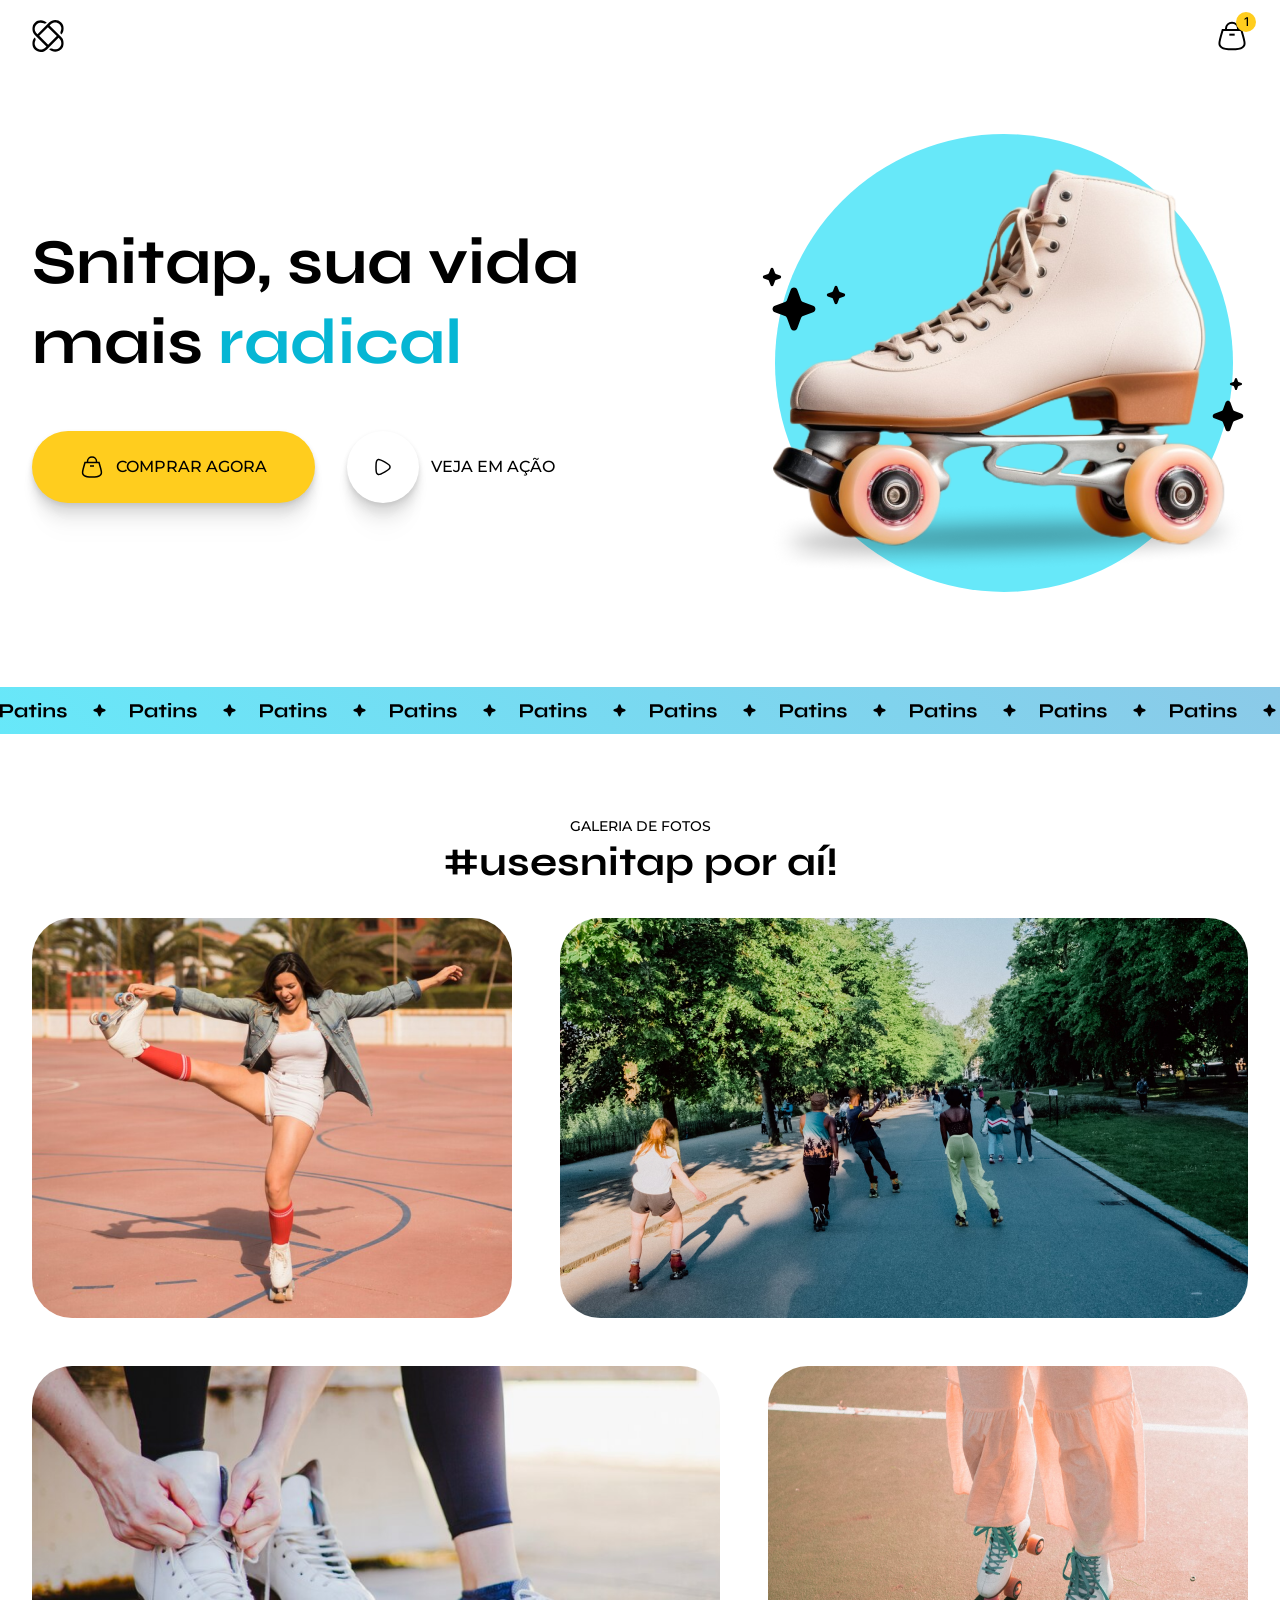
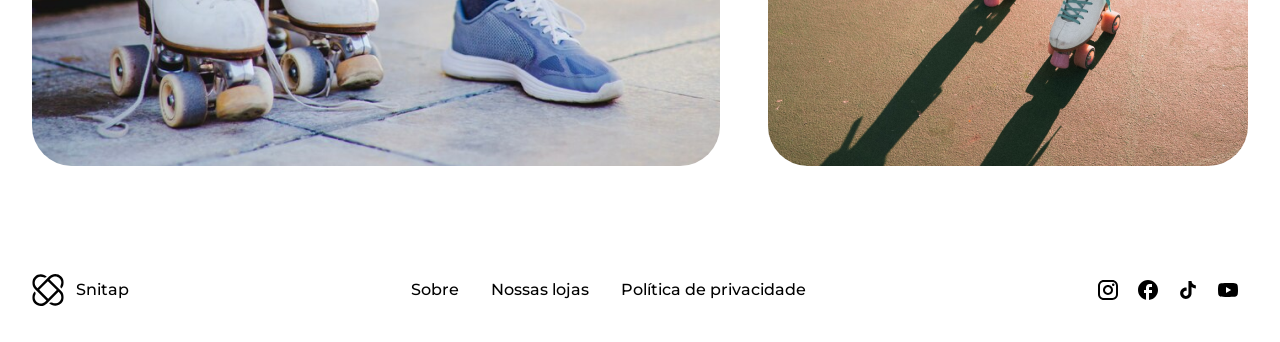
<file: animation-landing-page/index.html>
<!doctype html>
<html lang="pt-BR">
  <head>
    <link rel="preconnect" href="https://fonts.googleapis.com" />
    <link rel="preconnect" href="https://fonts.gstatic.com" crossorigin />

    <meta charset="UTF-8" />
    <meta name="viewport" content="width=device-width, initial-scale=1.0" />
    <title>Animation Landing Page</title>

    <link
      href="https://fonts.googleapis.com/css2?family=Inter:ital,opsz,wght@0,14..32,500;1,14..32,500&family=Montserrat:ital,wght@0,500;1,500&family=Syne:wght@700&display=swap"
      rel="stylesheet"
    />
    <link rel="stylesheet" href="./styles/index.css" />
  </head>
  <body>
    <header class="top">
      <nav>
        <a href="#">
          <img src="./assets/logo.svg" alt="Logomarca" />
        </a>
        <a href="#">
          <img src="./assets/icons/shopping-bag.svg" alt="Ícone de bolsa de compras" />
          <span>1</span>
        </a>
      </nav>
    </header>

    <main>
      <section class="hero">
        <div>
          <h1>
            Snitap, sua vida mais
            <div>
              <span>radical</span>
              <span>divertida</span>
              <span>saudável</span>
              <span>radical</span>
            </div>
          </h1>
          <div class="buttons">
            <a href="#" class="button buy shadow">
              <img src="./assets/icons/shopping-bag.svg" alt="" />
              comprar agora
            </a>

            <a href="#" class="button play">
              <span class="shadow">
                <img src="./assets/icons/play.svg" alt="" />
              </span>
              veja em ação
            </a>
          </div>
        </div>

        <div>
          <div class="content">
            <img src="./assets/hero/ellipse.svg" alt="" />
            <img src="./assets/hero/patins-image.png" alt="" />
            <img src="./assets/hero/stars-1.svg" alt="" />
            <img src="./assets/hero/stars-2.svg" alt="" />
          </div>
        </div>
      </section>

      <section class="banner">
        <div class="scroller bg-gradient-animate">
          <div class="rolling">
            <img src="./assets/banner.svg" alt="" />
            <img src="./assets/banner.svg" alt="" />
            <img src="./assets/banner.svg" alt="" />
            <img src="./assets/banner.svg" alt="" />
            <img src="./assets/banner.svg" alt="" />
            <img src="./assets/banner.svg" alt="" />
            <img src="./assets/banner.svg" alt="" />
            <img src="./assets/banner.svg" alt="" />
            <img src="./assets/banner.svg" alt="" />
            <img src="./assets/banner.svg" alt="" />
            <img src="./assets/banner.svg" alt="" />
            <img src="./assets/banner.svg" alt="" />
            <img src="./assets/banner.svg" alt="" />
            <img src="./assets/banner.svg" alt="" />
            <img src="./assets/banner.svg" alt="" />
            <img src="./assets/banner.svg" alt="" />
            <img src="./assets/banner.svg" alt="" />
            <img src="./assets/banner.svg" alt="" />
            <img src="./assets/banner.svg" alt="" />
            <img src="./assets/banner.svg" alt="" />
            <img src="./assets/banner.svg" alt="" />
            <img src="./assets/banner.svg" alt="" />
            <img src="./assets/banner.svg" alt="" />
            <img src="./assets/banner.svg" alt="" />
            <img src="./assets/banner.svg" alt="" />
            <img src="./assets/banner.svg" alt="" />
            <img src="./assets/banner.svg" alt="" />
            <img src="./assets/banner.svg" alt="" />
            <img src="./assets/banner.svg" alt="" />
            <img src="./assets/banner.svg" alt="" />
            <img src="./assets/banner.svg" alt="" />
            <img src="./assets/banner.svg" alt="" />
          </div>
        </div>
      </section>

      <section class="gallery">
        <header>
          <span>galeria de fotos</span>
          <h2>#usesnitap por aí!</h2>
        </header>

        <div class="content">
          <figure>
            <img src="./assets/images/01.png" alt="" />
            <figcaption>
              <img src="./assets/images/person.png" alt="" />
              <span>@laviniapereira</span>
            </figcaption>
          </figure>

          <figure data-delay>
            <img src="./assets/images/02.png" alt="" />
            <figcaption>
              <img src="./assets/images/person.png" alt="" />
              <span>@laviniapereira</span>
            </figcaption>
          </figure>

          <figure>
            <img src="./assets/images/03.png" alt="" />
            <figcaption>
              <img src="./assets/images/person.png" alt="" />
              <span>@laviniapereira</span>
            </figcaption>
          </figure>

          <figure data-delay>
            <img src="./assets/images/04.png" alt="" />
            <figcaption>
              <img src="./assets/images/person.png" alt="" />
              <span>@laviniapereira</span>
            </figcaption>
          </figure>
        </div>
      </section>
    </main>

    <footer>
      <div class="logo">
        <img src="./assets/logo.svg" alt="" />
        Snitap
      </div>

      <nav>
        <a href="#">Sobre</a>
        <a href="#">Nossas lojas</a>
        <a href="#">Política de privacidade</a>
      </nav>

      <div class="social-links">
        <a href="#" title="instagram">
          <img src="./assets/icons/instagram.svg" alt="" />
        </a>
        <a href="#" title="facebook">
          <img src="./assets/icons/facebook.svg" alt="" />
        </a>
        <a href="#" title="tiktok"> <img src="./assets/icons/tiktok.svg" alt="" /> </a
        ><a href="#" title="youtube">
          <img src="./assets/icons/youtube.svg" alt="" />
        </a>
      </div>
    </footer>
  </body>
</html>
</file>
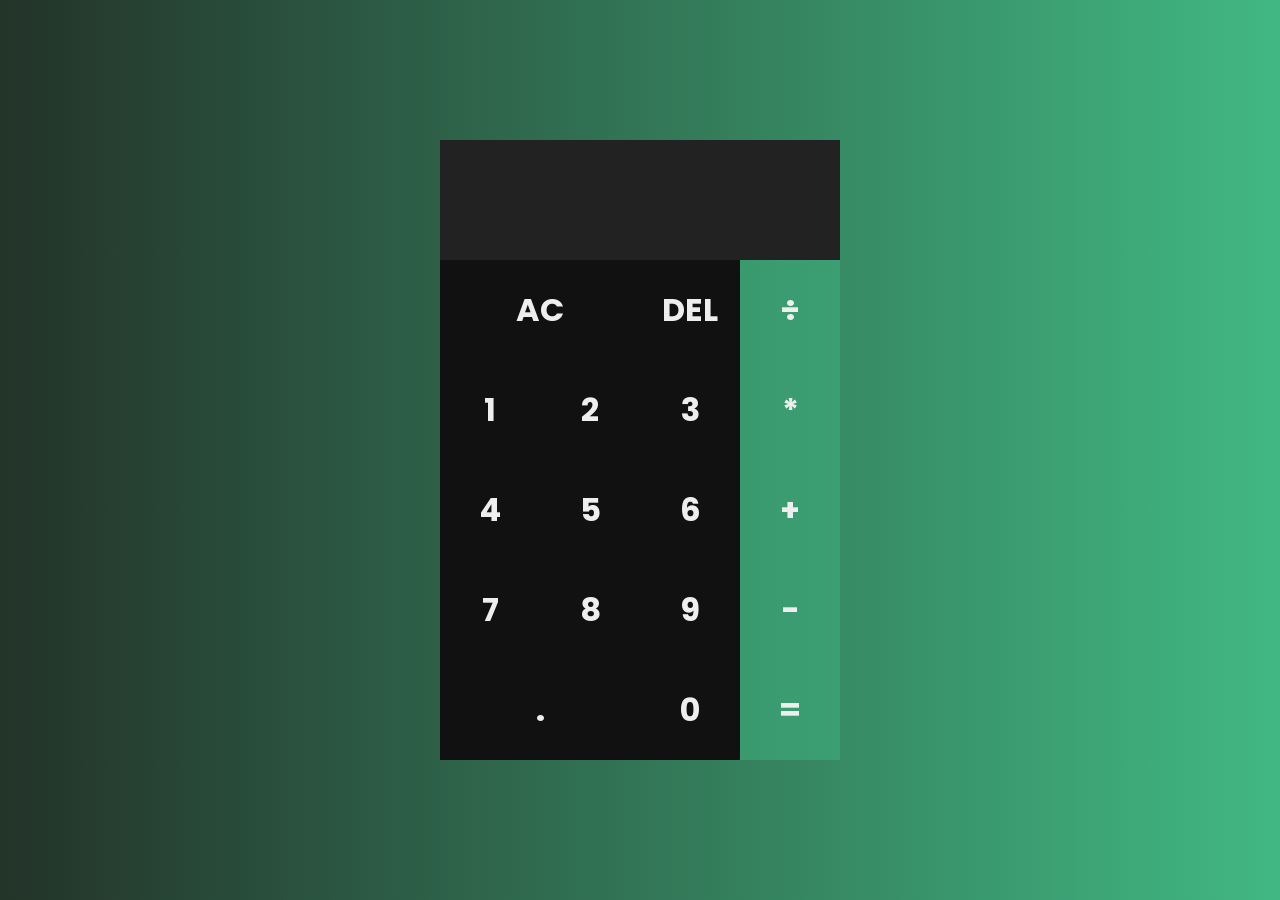
<file: js-calculator-html/index.html>
<!doctype html>
<html lang="pt-BR">
  <head>
    <meta charset="UTF-8" />
    <meta name="viewport" content="width=device-width, initial-scale=1.0" />
    <link rel="preconnect" href="https://fonts.googleapis.com" />
    <link rel="preconnect" href="https://fonts.gstatic.com" crossorigin />
    <link href="https://fonts.googleapis.com/css2?family=Poppins:wght@100;200;300;400;500;600;700;800;900&display=swap" rel="stylesheet" />
    <link rel="stylesheet" href="./styles.css" />
    <title>JS Calculator HTML</title>
  </head>
  <body>
    <div class="grid-container">
      <div class="output-container">
        <div class="previous-operand"></div>
        <div class="current-operand"></div>
      </div>
      <button data-all-clear data-key="Escape" class="span-two">AC</button>
      <button data-delete data-key="Backspace">DEL</button>
      <button class="operator" data-key="/">÷</button>
      <button data-number data-key="1">1</button>
      <button data-number data-key="2">2</button>
      <button data-number data-key="3">3</button>
      <button class="operator" data-key="*">*</button>
      <button data-number data-key="4">4</button>
      <button data-number data-key="5">5</button>
      <button data-number data-key="6">6</button>
      <button class="operator" data-key="+">+</button>
      <button data-number data-key="7">7</button>
      <button data-number data-key="8">8</button>
      <button data-number data-key="9">9</button>
      <button class="operator" data-key="-">-</button>
      <button data-number data-key="." class="span-two">.</button>
      <button data-number data-key="0">0</button>
      <button data-equals class="operator" data-key="Enter">=</button>
    </div>
    <script src="./main.js"></script>
  </body>
</html>
</file>
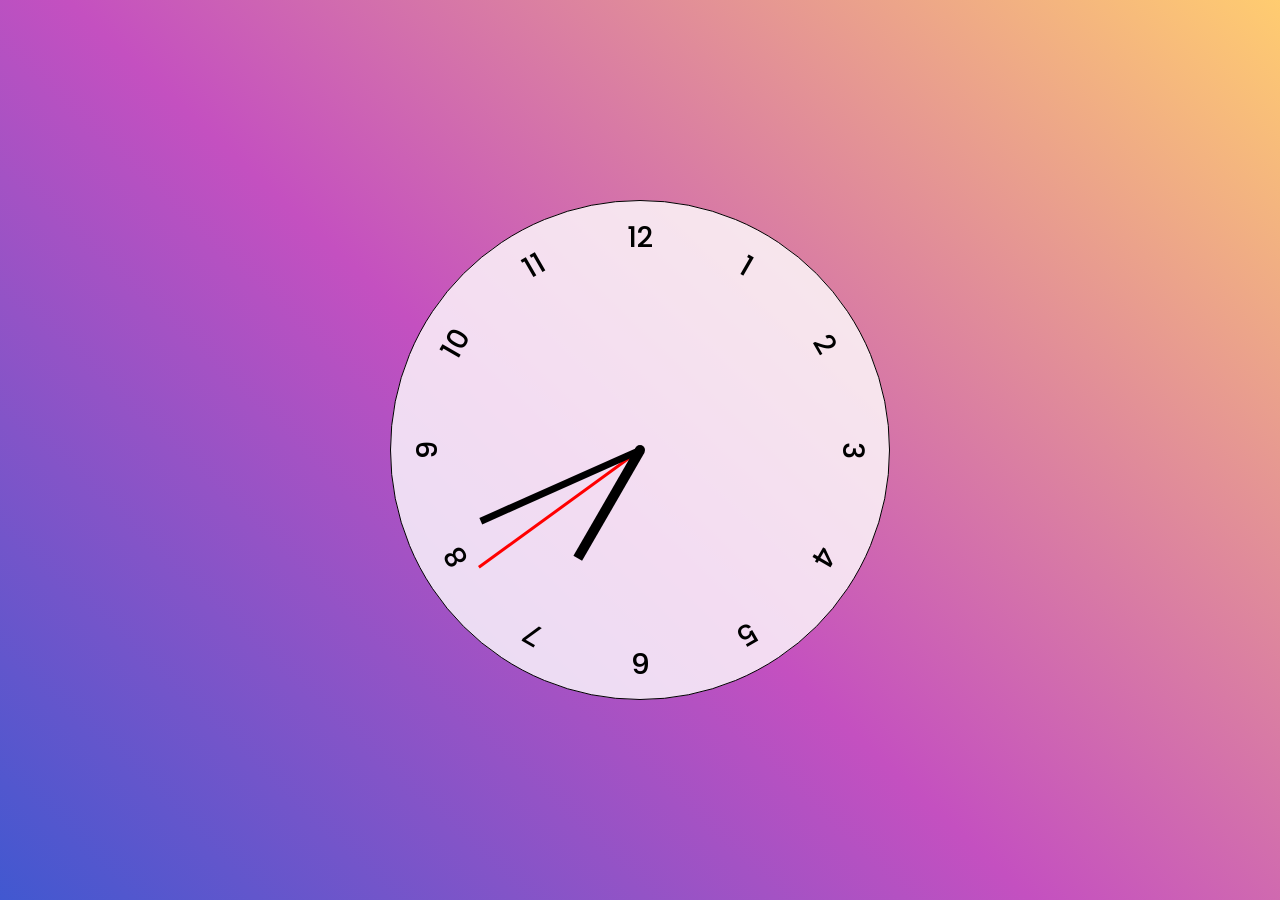
<file: js-clock-html/index.html>
<!doctype html>
<html lang="pt-BR">
  <head>
    <meta charset="UTF-8" />
    <meta name="viewport" content="width=device-width, initial-scale=1.0" />
    <link rel="preconnect" href="https://fonts.googleapis.com" />
    <link rel="preconnect" href="https://fonts.gstatic.com" crossorigin />
    <link href="https://fonts.googleapis.com/css2?family=Poppins:wght@100;200;300;400;500;600;700;800;900&display=swap" rel="stylesheet" />
    <link rel="stylesheet" href="./styles.css" />
    <title>JS Clock HTML</title>
  </head>
  <body>
    <div class="clock-container">
      <div class="hand seconds"></div>
      <div class="hand minutes"></div>
      <div class="hand hours"></div>

      <div class="div number number-1">1</div>
      <div class="div number number-2">2</div>
      <div class="div number number-3">3</div>
      <div class="div number number-4">4</div>
      <div class="div number number-5">5</div>
      <div class="div number number-6">6</div>
      <div class="div number number-7">7</div>
      <div class="div number number-8">8</div>
      <div class="div number number-9">9</div>
      <div class="div number number-10">10</div>
      <div class="div number number-11">11</div>
      <div class="div number number-12">12</div>
    </div>
    <script src="./main.js"></script>
  </body>
</html>
</file>
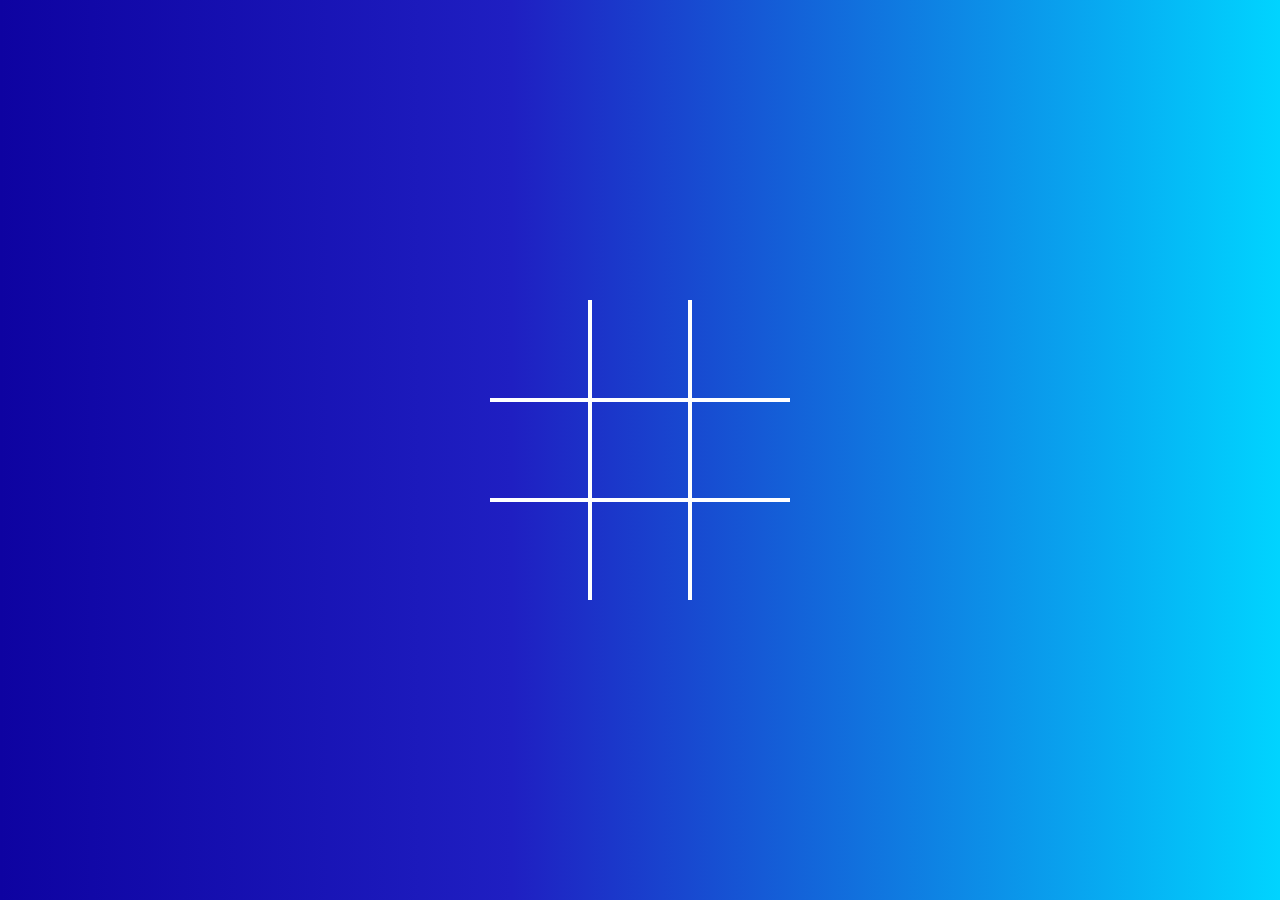
<file: js-tit-tac-toe-html/index.html>
<!doctype html>
<html lang="pt-BR">
  <head>
    <meta charset="UTF-8" />
    <meta name="viewport" content="width=device-width, initial-scale=1.0" />
    <link rel="stylesheet" href="./styles.css" />
    <title>JS Tit Tac Toe</title>
  </head>
  <body>
    <div class="board" data-board>
      <div class="cell" data-cell></div>
      <div class="cell" data-cell></div>
      <div class="cell" data-cell></div>
      <div class="cell" data-cell></div>
      <div class="cell" data-cell></div>
      <div class="cell" data-cell></div>
      <div class="cell" data-cell></div>
      <div class="cell" data-cell></div>
      <div class="cell" data-cell></div>
    </div>

    <div class="winning-message" data-winning-message>
      <p data-winning-message-text>X venceu</p>
      <button data-restart-button>Reiniciar</button>
    </div>
    <script src="./main.js"></script>
  </body>
</html>
</file>
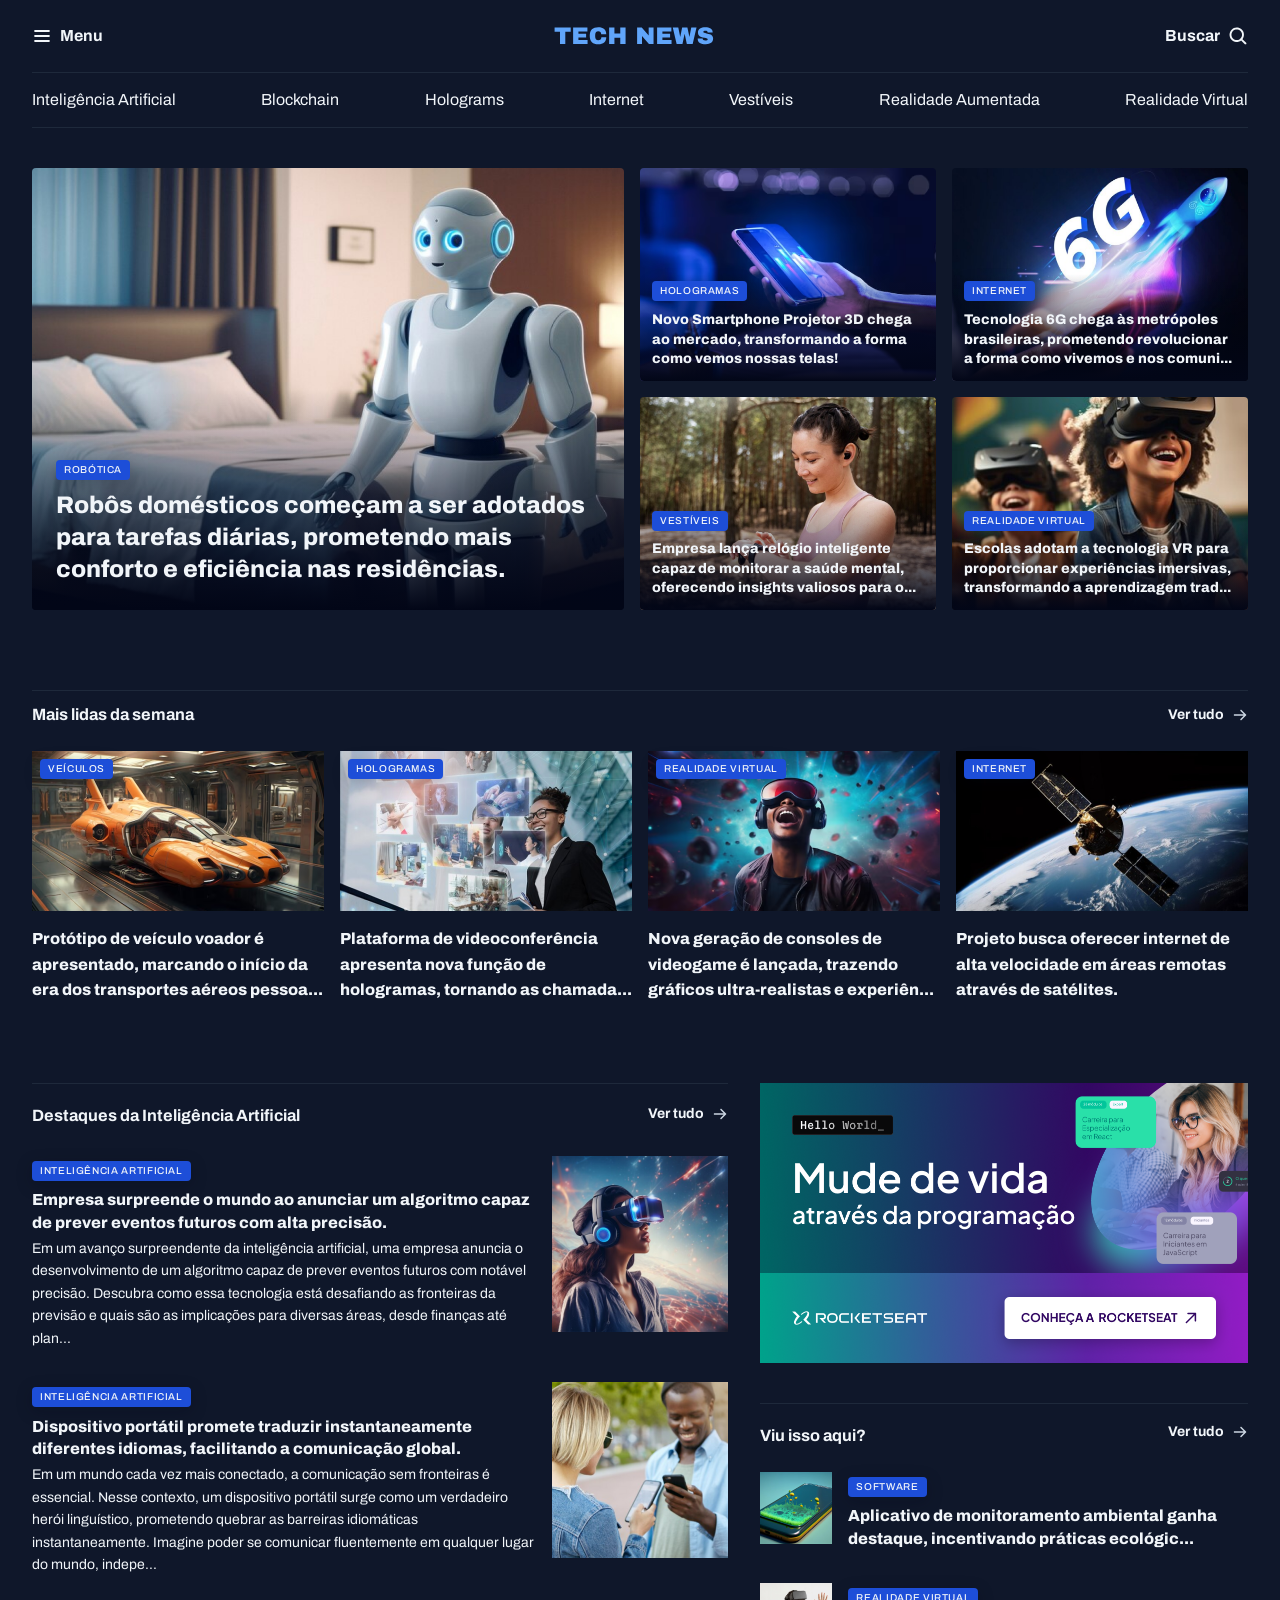
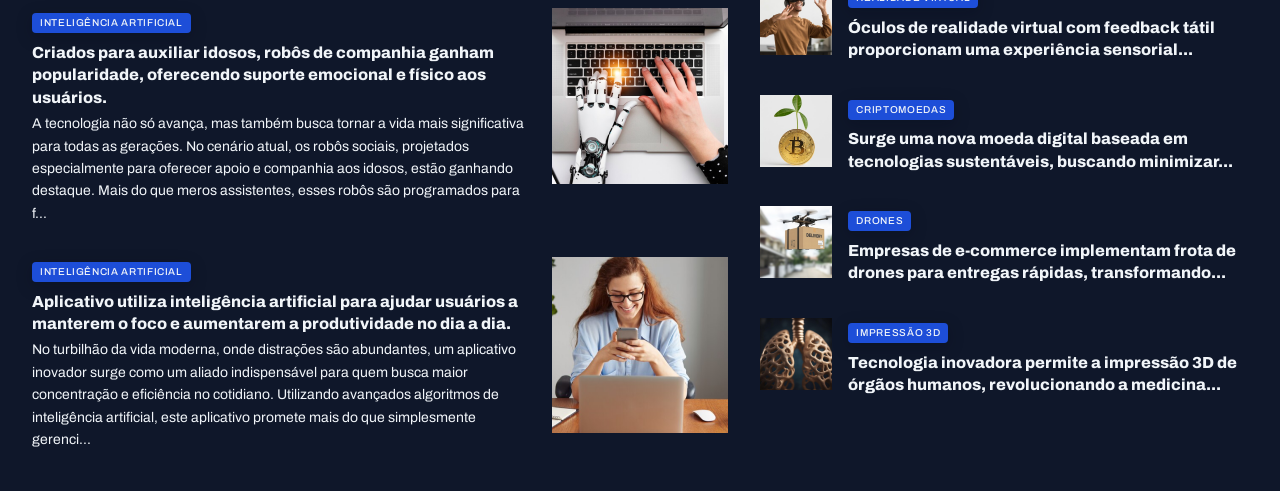
<file: news-portal-html/index.html>
<!doctype html>
<html lang="pt-BR">
  <head>
    <link rel="preconnect" href="https://fonts.googleapis.com" />
    <link rel="preconnect" href="https://fonts.gstatic.com" crossorigin />
    <meta charset="UTF-8" />
    <meta name="viewport" content="width=device-width, initial-scale=1.0" />
    <title>News Portal HTML</title>

    <link href="https://fonts.googleapis.com/css2?family=Archivo:ital,wght@0,100..900;1,100..900&display=swap" rel="stylesheet" />
    <link rel="stylesheet" href="./styles/index.css" />
  </head>
  <body>
    <header class="container">
      <nav class="primary grid grid-flow-col grid-align-content">
        <div>
          <img src="./assets/icons/List.svg" alt="Ícone de Menu" />
          <strong>Menu</strong>
        </div>
        <div>
          <img src="./assets/Logo.svg" alt="Imagem de Logotipo" />
        </div>
        <div>
          <strong>Buscar</strong>
          <img src="./assets/icons/MagnifyingGlass.svg" alt="Ícone de Lupa para pesquisa" />
        </div>
      </nav>
      <nav class="secondary grid grid-flow-col">
        <a href="#">Inteligência Artificial</a>
        <a href="#">Blockchain</a>
        <a href="#">Holograms</a>
        <a href="#">Internet</a>
        <a href="#">Vestíveis</a>
        <a href="#">Realidade Aumentada </a>
        <a href="#">Realidade Virtual</a>
      </nav>
    </header>

    <main class="grid container">
      <section class="featured grid grid-flow-col gap-16">
        <figure class="card">
          <img src="./assets/images/Image 01.png" alt="Robôs domésticos começam a ser adotados para tarefas diárias, prometendo mais conforto e eficiência nas residências." />

          <figcaption>
            <span class="content-tag">robótica</span>
            <h2 class="text-2xl">Robôs domésticos começam a ser adotados para tarefas diárias, prometendo mais conforto e eficiência nas residências.</h2>
          </figcaption>
        </figure>

        <div class="grid grid-cols-2 gap-16">
          <figure class="card">
            <img src="./assets/images/Image 02.png" alt="Novo Smartphone Projetor 3D chega ao mercado, transformando a forma como vemos nossas telas!" />

            <figcaption>
              <span class="content-tag">hologramas</span>
              <h2 class="text-lg">Novo Smartphone Projetor 3D chega ao mercado, transformando a forma como vemos nossas telas!</h2>
            </figcaption>
          </figure>

          <figure class="card">
            <img src="./assets/images/Image 03.png" alt="Tecnologia 6G chega às metrópoles brasileiras, prometendo revolucionar a forma como vivemos e nos comunicamos." />

            <figcaption>
              <span class="content-tag">internet</span>
              <h2 class="text-lg">Tecnologia 6G chega às metrópoles brasileiras, prometendo revolucionar a forma como vivemos e nos comuni...</h2>
            </figcaption>
          </figure>

          <figure class="card">
            <img
              src="./assets/images/Image 04.png"
              alt="Empresa lança relógio inteligente capaz de monitorar a saúde mental, oferecendo insights valiosos para o bem-estar pessoal."
            />

            <figcaption>
              <span class="content-tag">vestíveis</span>
              <h2 class="text-lg">Empresa lança relógio inteligente capaz de monitorar a saúde mental, oferecendo insights valiosos para o...</h2>
            </figcaption>
          </figure>

          <figure class="card">
            <img src="./assets/images/Image 05.png" alt="Escolas adotam a tecnologia VR para proporcionar experiências imersivas, transformando a aprendizagem tradicional." />

            <figcaption>
              <span class="content-tag">realidade virtual</span>
              <h2 class="text-lg">Escolas adotam a tecnologia VR para proporcionar experiências imersivas, transformando a aprendizagem trad...</h2>
            </figcaption>
          </figure>
        </div>
      </section>

      <section class="weekly">
        <header class="grid grid-flow-col grid-align-content">
          <h3>Mais lidas da semana</h3>

          <a class="grid grid-flow-col" href="">
            <strong>Ver tudo</strong>
            <span></span>
          </a>
        </header>

        <div class="grid gap-16">
          <figure>
            <span class="content-tag">veículos</span>
            <img src="./assets/images/Image 06.png" alt="" />
            <p>Protótipo de veículo voador é apresentado, marcando o início da era dos transportes aéreos pessoa...</p>
          </figure>

          <figure>
            <span class="content-tag">hologramas</span>
            <img src="./assets/images/Image 07.png" alt="" />
            <p>Plataforma de videoconferência apresenta nova função de hologramas, tornando as chamada...</p>
          </figure>

          <figure>
            <span class="content-tag">realidade virtual</span>
            <img src="./assets/images/Image 08.png" alt="" />
            <p>Nova geração de consoles de videogame é lançada, trazendo gráficos ultra-realistas e experiên...</p>
          </figure>

          <figure>
            <span class="content-tag">internet</span>
            <img src="./assets/images/Image 09.png" alt="" />
            <p>Projeto busca oferecer internet de alta velocidade em áreas remotas através de satélites.</p>
          </figure>
        </div>
      </section>

      <section class="ai">
        <header class="grid grid-flow-col">
          <h3>Destaques da Inteligência Artificial</h3>
          <a href="#" class="grid grid-flow-col">
            <strong>Ver tudo</strong>
            <span></span>
          </a>
        </header>

        <div class="grid gap-32">
          <article class="grid grid-flow-col gap-16">
            <div>
              <span class="content-tag">Inteligência Artificial</span>
              <h3 class="text-xl">Empresa surpreende o mundo ao anunciar um algoritmo capaz de prever eventos futuros com alta precisão.</h3>
              <p class="text-sm">
                Em um avanço surpreendente da inteligência artificial, uma empresa anuncia o desenvolvimento de um algoritmo capaz de prever eventos futuros com notável
                precisão. Descubra como essa tecnologia está desafiando as fronteiras da previsão e quais são as implicações para diversas áreas, desde finanças até plan...
              </p>
            </div>
            <div>
              <img
                src="./assets/images/Image 10.png"
                alt="Em um avanço surpreendente da inteligência artificial, uma empresa anuncia o desenvolvimento de um algoritmo capaz de prever eventos futuros com notável precisão. Descubra como essa tecnologia está desafiando as fronteiras da previsão e quais são as implicações para diversas áreas, desde finanças até planejamento estratégico."
              />
            </div>
          </article>

          <article class="grid grid-flow-col gap-16">
            <div>
              <span class="content-tag">Inteligência Artificial</span>
              <h3 class="text-xl">Dispositivo portátil promete traduzir instantaneamente diferentes idiomas, facilitando a comunicação global.</h3>
              <p class="text-sm">
                Em um mundo cada vez mais conectado, a comunicação sem fronteiras é essencial. Nesse contexto, um dispositivo portátil surge como um verdadeiro herói
                linguístico, prometendo quebrar as barreiras idiomáticas instantaneamente. Imagine poder se comunicar fluentemente em qualquer lugar do mundo, indepe...
              </p>
            </div>
            <div>
              <img
                src="./assets/images/Image 11.png"
                alt="Em um mundo cada vez mais conectado, a comunicação sem fronteiras é essencial. Nesse contexto, um dispositivo portátil surge como um verdadeiro herói linguístico, prometendo quebrar as barreiras idiomáticas instantaneamente. Imagine poder se comunicar fluentemente em qualquer lugar do mundo, independentemente do idioma local. Este dispositivo não é mais uma visão futurista, mas uma realidade impressionante que está transformando a forma como nos conectamos globalmente. Nesta reportagem, mergulharemos nas funcionalidades deste dispositivo revolucionário e como ele está moldando uma nova era de compreensão global."
              />
            </div>
          </article>

          <article class="grid grid-flow-col gap-16">
            <div>
              <span class="content-tag">Inteligência Artificial</span>
              <h3 class="text-xl">Criados para auxiliar idosos, robôs de companhia ganham popularidade, oferecendo suporte emocional e físico aos usuários.</h3>
              <p class="text-sm">
                A tecnologia não só avança, mas também busca tornar a vida mais significativa para todas as gerações. No cenário atual, os robôs sociais, projetados
                especialmente para oferecer apoio e companhia aos idosos, estão ganhando destaque. Mais do que meros assistentes, esses robôs são programados para f...
              </p>
            </div>
            <div>
              <img
                src="./assets/images/Image 12.png"
                alt="A tecnologia não só avança, mas também busca tornar a vida mais significativa para todas as gerações. No cenário atual, os robôs sociais, projetados especialmente para oferecer apoio e companhia aos idosos, estão ganhando destaque. Mais do que meros assistentes, esses robôs são programados para fornecer suporte emocional e físico, preenchendo lacunas nas necessidades de cuidado. Nesta matéria, exploraremos como esses companheiros tecnológicos estão impactando positivamente a qualidade de vida da terceira idade e proporcionando uma nova perspectiva sobre o envelhecimento."
              />
            </div>
          </article>

          <article class="grid grid-flow-col gap-16">
            <div>
              <span class="content-tag">Inteligência Artificial</span>
              <h3 class="text-xl">Aplicativo utiliza inteligência artificial para ajudar usuários a manterem o foco e aumentarem a produtividade no dia a dia.</h3>
              <p class="text-sm">
                No turbilhão da vida moderna, onde distrações são abundantes, um aplicativo inovador surge como um aliado indispensável para quem busca maior concentração e
                eficiência no cotidiano. Utilizando avançados algoritmos de inteligência artificial, este aplicativo promete mais do que simplesmente gerenci...
              </p>
            </div>
            <div>
              <img
                src="./assets/images/Image 13.png"
                alt="No turbilhão da vida moderna, onde distrações são abundantes, um aplicativo inovador surge como um aliado indispensável para quem busca maior concentração e eficiência no cotidiano. Utilizando avançados algoritmos de inteligência artificial, este aplicativo promete mais do que simplesmente gerenciar tarefas; ele está programado para compreender os padrões de trabalho de cada usuário, oferecendo sugestões personalizadas para otimizar o tempo e maximizar a produtividade. Nesta matéria, exploraremos como essa ferramenta tecnológica está se tornando a chave para manter o foco em um mundo cada vez mais cheio de distrações, transformando a maneira como encaramos nossas responsabilidades diárias.
"
              />
            </div>
          </article>
        </div>
      </section>

      <aside>
        <div class="ads">
          <img src="./assets/Ads.png" alt="" />
        </div>

        <section class="more">
          <header class="grid grid-flow-col">
            <h3>Viu isso aqui?</h3>
            <a href="#" class="grid grid-flow-col">
              <strong>Ver tudo</strong>
              <span></span>
            </a>
          </header>

          <div class="grid gap-32">
            <article class="grid grid-flow-col gap-16">
              <div>
                <img
                  src="./assets/images/Image 14.png"
                  alt="Aplicativo de monitoramento ambiental ganha destaque, incentivando práticas ecológicas e promovendo a conscientização."
                />
              </div>
              <div>
                <span class="content-tag">Software</span>
                <h3 class="text-xl">Aplicativo de monitoramento ambiental ganha destaque, incentivando práticas ecológic...</h3>
              </div>
            </article>

            <article class="grid grid-flow-col gap-16">
              <div>
                <img
                  src="./assets/images/Image 15.png"
                  alt="Óculos de realidade virtual com feedback tátil proporcionam uma experiência sensorial completa, imergindo usuários em ambientes digitais."
                />
              </div>
              <div>
                <span class="content-tag">Realidade Virtual</span>
                <h3 class="text-xl">Óculos de realidade virtual com feedback tátil proporcionam uma experiência sensorial...</h3>
              </div>
            </article>

            <article class="grid grid-flow-col gap-16">
              <div>
                <img
                  src="./assets/images/Image 16.png"
                  alt="Surge uma nova moeda digital baseada em tecnologias sustentáveis, buscando minimizar o impacto ambiental associado à mineração de criptomoedas."
                />
              </div>
              <div>
                <span class="content-tag">Criptomoedas</span>
                <h3 class="text-xl">Surge uma nova moeda digital baseada em tecnologias sustentáveis, buscando minimizar...</h3>
              </div>
            </article>

            <article class="grid grid-flow-col gap-16">
              <div>
                <img
                  src="./assets/images/Image 17.png"
                  alt="Empresas de e-commerce implementam frota de drones para entregas rápidas, transformando o cenário do comércio online."
                />
              </div>
              <div>
                <span class="content-tag">Drones</span>
                <h3 class="text-xl">Empresas de e-commerce implementam frota de drones para entregas rápidas, transformando...</h3>
              </div>
            </article>

            <article class="grid grid-flow-col gap-16">
              <div>
                <img
                  src="./assets/images/Image 18.png"
                  alt="Tecnologia inovadora permite a impressão 3D de órgãos humanos, revolucionando a medicina e a lista de espera por transplantes."
                />
              </div>
              <div>
                <span class="content-tag">Impressão 3D</span>
                <h3 class="text-xl">Tecnologia inovadora permite a impressão 3D de órgãos humanos, revolucionando a medicina...</h3>
              </div>
            </article>
          </div>
        </section>
      </aside>
    </main>
  </body>
</html>
</file>
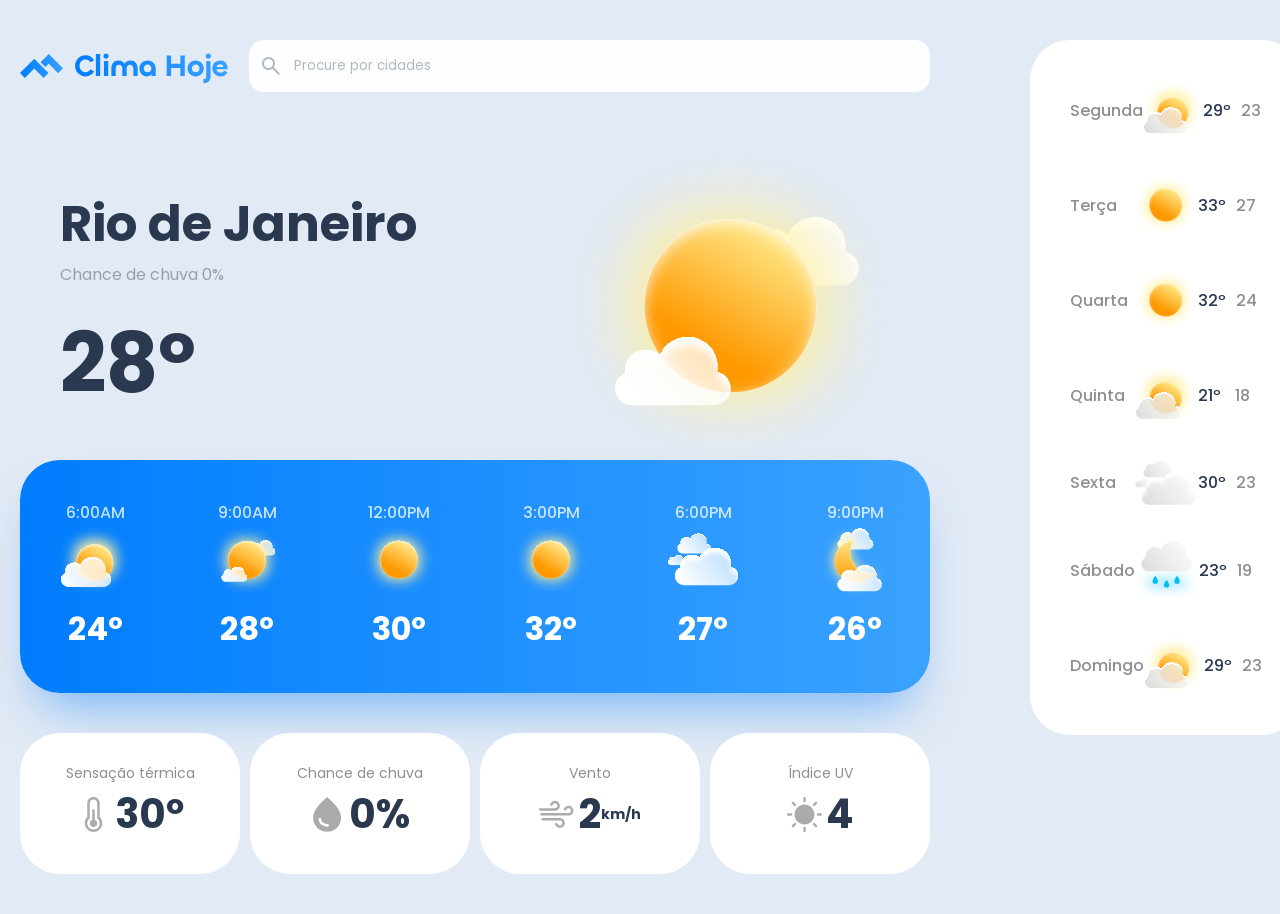
<file: weather-app-html/index.html>
<!DOCTYPE html>
<html lang="pt-BR">

<head>
  <meta charset="UTF-8">
  <meta name="viewport" content="width=device-width, initial-scale=1.0">
  <title>Weather App HTML</title>
  <link rel="preconnect" href="https://fonts.googleapis.com">
  <link rel="preconnect" href="https://fonts.gstatic.com" crossorigin>
  <link href="https://fonts.googleapis.com/css2?family=Poppins:wght@100;200;300;400;500;600;700;800;900&display=swap"
    rel="stylesheet">
  <link rel="stylesheet"
    href="https://fonts.googleapis.com/css2?family=Material+Symbols+Outlined:opsz,wght,FILL,GRAD@24,400,0,0&icon_names=search" />
  <link rel="stylesheet" href="./styles.css">
  <link rel="stylesheet" href="./mobile.css">

</head>

<body>
  <div class="app-container">
    <div class="left-column">
      <nav class="navbar-container">
        <img src="./images/logo.svg" alt="Clima Hoje">
        <div class="input-container">
          <input class="custom-input" type="text" name="city" id="city" placeholder="Procure por cidades">
          <span class="material-symbols-outlined search-input-icon">
            search
          </span>
        </div>
      </nav>

      <div class="showcase-container">
        <div class="showcase-text">
          <h2>Rio de Janeiro</h2>
          <p>Chance de chuva 0%</p>
          <h2>28º</h2>
        </div>
        <img src="./images/sun clouds.svg" alt="Sol com poucas nuvens">
      </div>

      <div class="hourly-forecast-container">
        <div class="hour-weather-item">
          <p>6:00AM</p>
          <img src="./images/sun cloud.svg" alt="Sol com poucas nuvens">
          <p>24º</p>
        </div>

        <div class="hour-weather-item">
          <p>9:00AM</p>
          <img src="./images/sun clouds.svg" alt="Sol com muitas nuvens">
          <p>28º</p>
        </div>

        <div class="hour-weather-item">
          <p>12:00PM</p>
          <img src="./images/sun.svg" alt="Sol">
          <p>30º</p>
        </div>

        <div class="hour-weather-item">
          <p>3:00PM</p>
          <img src="./images/sun.svg" alt="Sol">
          <p>32º</p>
        </div>

        <div class="hour-weather-item">
          <p>6:00PM</p>
          <img src="./images/clouds.svg" alt="Nublado">
          <p>27º</p>
        </div>

        <div class="hour-weather-item">
          <p>9:00PM</p>
          <img src="./images/moon clouds.svg" alt="Noite com poucas nuvens">
          <p>26º</p>
        </div>
      </div>

      <div class="weather-details-container">
        <div class="weather-detail-item">
          <p>Sensação térmica</p>
          <div>
            <img src="./images/temperature.svg" alt="Sensação Térmica">
            <p>30º</p>
          </div>
        </div>

        <div class="weather-detail-item">
          <p>Chance de chuva</p>
          <div>
            <img src="./images/rain (1).svg" alt="Chance de chuva">
            <p>0%</p>
          </div>
        </div>

        <div class="weather-detail-item">
          <p>Vento</p>
          <div>
            <img src="./images/wind.svg" alt="Vento">
            <p>2</p><span>km/h</span>
          </div>
        </div>

        <div class="weather-detail-item">
          <p>Índice UV</p>
          <div>
            <img src="./images/sun (1).svg" alt="Índice UV">
            <p>4</p>
          </div>
        </div>
      </div>
    </div>

    <div class="right-column">

      <div class="weekly-forecast-container">
        <div class="day-weather-item">
          <p>Segunda</p>
          <img src="./images/sun clouds (1).svg" alt="Sol com nuvens">
          <div>
            <p>29º</p>
            <p>23</p>
          </div>
        </div>

        <div class="day-weather-item">
          <p>Terça</p>
          <img src="./images/sun.svg" alt="Sol">
          <div>
            <p>33º</p>
            <p>27</p>
          </div>
        </div>

        <div class="day-weather-item">
          <p>Quarta</p>
          <img src="./images/sun.svg" alt="Sol">
          <div>
            <p>32º</p>
            <p>24</p>
          </div>
        </div>

        <div class="day-weather-item">
          <p>Quinta</p>
          <img src="./images/sun clouds (1).svg" alt="Sol com nuvens">
          <div>
            <p>21º</p>
            <p>18</p>
          </div>
        </div>

        <div class="day-weather-item">
          <p>Sexta</p>
          <img src="./images/clouds (1).svg" alt="Nublado" style="width: 45px; height: 45px;">
          <div>
            <p>30º</p>
            <p>23</p>
          </div>
        </div>

        <div class="day-weather-item">
          <p>Sábado</p>
          <img src="./images/rain.svg" alt="Chuva">
          <div>
            <p>23º</p>
            <p>19</p>
          </div>
        </div>


        <div class="day-weather-item">
          <p>Domingo</p>
          <img src="./images/sun clouds (1).svg" alt="Sol com nuvens">
          <div>
            <p>29º</p>
            <p>23</p>
          </div>
        </div>
      </div>

    </div>
  </div>
</body>

</html>
</file>
<file: animation-landing-page/styles/index.css>
@import url(global.css);
@import url(header.css);
@import url(hero.css);
@import url(banner.css);
@import url(gallery.css);
@import url(footer.css);
</file>
<file: js-calculator-html/styles.css>
* {
  margin: 0;
  padding: 0;
  box-sizing: border-box;
  font-family: 'Poppins', sans-serif;
  font-weight: bold;
}

body {
  background: linear-gradient(to right, #233329, #41b883);
}

.grid-container {
  display: grid;
  justify-content: center;
  align-content: center;
  min-height: 100vh;
  grid-template-columns: repeat(4, 100px);
  grid-template-rows: minmax(120px, auto) repeat(5, 100px);
}

.grid-container>button {
  cursor: pointer;
  font-size: 2rem;
  border: none;
  outline: none;
  background-color: #111;
  color: #eee;
}

.grid-container>button:hover {
  background-color: #eee;
  color: #111;
}

.active {
  background-color: #eee;
  color: #111;
}

.grid-container>.operator {
  background: #41b88375;
}

.span-two {
  grid-column: span 2;
}

.grid-container>.output-container {
  grid-column: 1 / -1;
  background: #222;
  display: flex;
  flex-direction: column;
  align-items: flex-end;
  justify-content: space-around;
  padding: 10px;
  word-wrap: break-word;
  word-break: break-all;
}

.grid-container>.output-container>.previous-operand {
  color: rgba(255, 255, 255, 0.75);
  font-size: 1.5rem;
}

.grid-container>.output-container>.current-operand {
  color: #fff;
  font-size: 2.5rem;
}
</file>
<file: js-clock-html/styles.css>
* {
  margin: 0;
  padding: 0;
  box-sizing: border-box;
  font-family: 'Poppins', sans-serif;
}

body {
  height: 100vh;
  background: linear-gradient(43deg, #4158d0 0%, #c450c0 46%, #ffcc70 100%);
  display: flex;
  justify-content: center;
  align-items: center;
}

.clock-container {
  width: 500px;
  height: 500px;
  background-color: rgba(255, 255, 255, 0.8);
  border-radius: 50%;
  border: 1px solid black;
  position: relative;
}

.clock-container .number {
  --rotation: 0;

  position: absolute;
  width: 100%;
  height: 100%;
  text-align: center;
  transform: rotate(var(--rotation));
  font-size: 1.8rem;
  font-weight: 500;
  padding: 15px;
}

.clock-container .number.number-1 {
  --rotation: 30deg;
}

.clock-container .number.number-2 {
  --rotation: 60deg;
}

.clock-container .number.number-3 {
  --rotation: 90deg;
}

.clock-container .number.number-4 {
  --rotation: 120deg;
}

.clock-container .number.number-5 {
  --rotation: 150deg;
}

.clock-container .number.number-6 {
  --rotation: 180deg;
}

.clock-container .number.number-7 {
  --rotation: 210deg;
}

.clock-container .number.number-8 {
  --rotation: 240deg;
}

.clock-container .number.number-9 {
  --rotation: 270deg;
}

.clock-container .number.number-10 {
  --rotation: 300deg;
}

.clock-container .number.number-11 {
  --rotation: 330deg;
}

.clock-container .number.number-12 {
  --rotation: 0deg;
}

/* ponteiros */

.clock-container::after {
  content: "";
  position: absolute;
  width: 10px;
  height: 10px;
  border-radius: 50%;
  top: 50%;
  left: 50%;
  z-index: 11;
  background-color: #000;
  transform: translate(-50%, -50%);
}

.clock-container .hand {
  --rotation: 0;
  position: absolute;
  bottom: 50%;
  left: 50%;
  width: 10px;
  height: 25%;
  z-index: 10;
  background-color: #000;
  transform: translateX(-50%) rotate(calc(var(--rotation) * 1deg));
  transform-origin: bottom;
}

.clock-container .hand.seconds {
  width: 3px;
  height: 40%;
  background-color: #ff0000;
}

.clock-container .hand.minutes {
  width: 7px;
  height: 35%;
  background-color: #000;
}

.clock .hand.hours {
  width: 10px;
  height: 25%;
  background-color: #000;
}
</file>
<file: js-tit-tac-toe-html/styles.css>
* {
  margin: 0;
  padding: 0;
  box-sizing: border-box;
}

body {
  height: 100vh;
  width: 100vw;
  background: #0e03a1;
  background: linear-gradient(90deg, rgba(14, 3, 161, 1) 0%, rgba(31, 31, 194, 1) 40%, rgba(0, 212, 255, 1) 100%);
}

.board {
  display: grid;
  width: 100%;
  height: 100%;
  justify-content: center;
  align-items: center;
  justify-items: center;
  align-content: center;
  grid-template-columns: repeat(3, auto);
}

.board.x .cell:not(.x):not(.circle):hover::after,
.board.x .cell:not(.x):not(.circle):hover::before,
.board.circle .cell:not(.x):not(.circle):hover::after,
.board.circle .cell:not(.x):not(.circle):hover::before {
  background-color: rgba(255, 255, 255, 0.3) !important;
}

/* células */
.cell {
  width: 100px;
  height: 100px;
  border: 2px solid #fff;
  display: flex;
  justify-content: center;
  align-items: center;
  position: relative;
}

.cell.x,
.cell.circle {
  cursor: not-allowed;
}

.cell:nth-child(1),
.cell:nth-child(2),
.cell:nth-child(3) {
  border-top: none;
}

.cell:nth-child(1),
.cell:nth-child(4),
.cell:nth-child(7) {
  border-left: none;
}

.cell:nth-child(7),
.cell:nth-child(8),
.cell:nth-child(9) {
  border-bottom: none;
}

.cell:nth-child(3),
.cell:nth-child(6),
.cell:nth-child(9) {
  border-right: none;
}

/* x e circulo */
.cell.x::before,
.cell.x::after,
.board.x .cell:not(.x):not(.circle):hover::after,
.board.x .cell:not(.x):not(.circle):hover::before {
  content: '';
  height: calc(100px * 0.15);
  width: calc(100px * 0.9);
  background: #fff;
  position: absolute;
}

.cell.x::before,
.board.x .cell:not(.x):not(.circle):hover::before {
  transform: rotate(45deg);
}

.cell.x::after,
.board.x .cell:not(.x):not(.circle):hover::after {
  transform: rotate(-45deg);
}

.cell.circle::before,
.cell.circle::after,
.board.circle .cell:not(.x):not(.circle):hover::after,
.board.circle .cell:not(.x):not(.circle):hover::before {
  content: '';
  height: calc(100px * 0.9);
  width: calc(100px * 0.9);
  background: #fff;
  position: absolute;
  border-radius: 50%;
}

/* mensagem */
.winning-message {
  display: none;
  position: fixed;
  top: 0;
  left: 0;
  right: 0;
  bottom: 0;
  justify-content: center;
  align-items: center;
  background-color: rgba(0, 0, 0, 0.8);
  flex-direction: column;
}

.winning-message button {
  font-size: 1.5rem;
  background-color: rgba(31, 31, 194, 1);
  color: 0;
  border: none;
  border-radius: 10px;
  padding: 10px;
  color: #fff;
  cursor: pointer;
  margin-top: 15px;
  transition: 0.5s ease;
}

.winning-message button:hover {
  background-color: #0e03a1;
}

.winning-message p {
  font-size: 1.5rem;
  color: #fff;
}

.show-winning-message {
  display: flex;
}
</file>
<file: news-portal-html/styles/index.css>
@import url(global.css);
@import url(utility.css);
@import url(header.css);
@import url(sections.css);
</file>
<file: weather-app-html/styles.css>
* {
  box-sizing: border-box;
  margin: 0;
  padding: 0;
  font-family: 'Poppins', sans-serif;
}

html {
  background-color: #e2eaf5;
}

body {
  max-width: 1440px;
  margin-left: auto;
  margin-right: auto;
}

.app-container {
  display: grid;
  grid-template-columns: repeat(2, 1fr);
  gap: 100px;
  padding: 40px 20px;
}

.navbar-container {
  display: flex;
  align-items: center;
}

.navbar-container>img {
  margin-right: 20px;
}

/* showcase */
.showcase-container {
  display: flex;
  align-items: center;
  justify-content: space-between;
  padding: 0 40px 0 40px;
  margin-top: 60px;
}

.showcase-container .showcase-text>h2:first-child {
  color: #2a394f;
  font-size: 3.125rem;
  font-weight: 700;
}

.showcase-container .showcase-text>h2:last-child {
  color: #2a394f;
  font-size: 5.125rem;
  font-weight: 700;
}

.showcase-container .showcase-text>p {
  color: #9aa0a8;
  margin-bottom: 15px;
  font-weight: 400;
}

/* previsao por hora */
.hourly-forecast-container {
  border-radius: 40px;
  padding: 40px;
  background: linear-gradient(90.28deg, #007dfe 0.22%, #3aa2ff 99.76%);
  box-shadow: 0px 30px 50px -19px rgba(1, 126, 254, 0.5);
  display: flex;
  align-items: center;
  justify-content: space-between;
}

.hourly-forecast-container .hour-weather-item {
  display: flex;
  flex-direction: column;
  justify-content: center;
  align-items: center;
}

.hourly-forecast-container .hour-weather-item>img {
  width: 70px;
  height: 70px;
  margin-bottom: 10px;
}

.hourly-forecast-container .hour-weather-item>p:first-child {
  color: #fff;
  opacity: 75%;
  font-weight: 500;
}

.hourly-forecast-container .hour-weather-item>p:last-child {
  color: #fff;
  font-weight: 700;
  font-size: 2rem;
}

/* detalhes */

.weather-details-container {
  margin-top: 40px;
  display: grid;
  grid-template-columns: repeat(4, 220px);
  gap: 10px;
}

.weather-detail-item {
  background-color: #fff;
  border-radius: 40px;
  padding: 30px;
  display: flex;
  flex-direction: column;
  justify-content: center;
  align-items: center;
  font-size: 14px;
}

.weather-details-container .weather-detail-item>p:first-child {
  color: #8f8f8f;
}

.weather-details-container .weather-detail-item>div {
  display: flex;
  align-items: center;
}

.weather-details-container .weather-detail-item>div>p {
  font-size: 2.5rem;
  font-weight: 700;
  color: #2a394f;
  margin-left: 4px;
}

.weather-details-container .weather-detail-item>div>span {
  color: #2a394f;
  font-weight: 700;
}

.weather-details-container .weather-detail-item>div>img {
  width: 35px;
  height: 35px;
}

/* previsão semanal */

.weekly-forecast-container {
  background-color: #fff;
  border-radius: 40px;
  padding: 40px;
  display: flex;
  flex-direction: column;
  gap: 35px;
}

.day-weather-item {
  display: flex;
  align-items: center;
  justify-content: space-between;
}

.weekly-forecast-container .day-weather-item p,
.weekly-forecast-container .day-weather-item img,
.weekly-forecast-container .day-weather-item div {
  flex: 1;
}

.weekly-forecast-container .day-weather-item>p {
  font-weight: 500;
  color: #8f8f8f;
}

.weekly-forecast-container .day-weather-item>img {
  width: 60px;
  height: 60px;
}

.weekly-forecast-container .day-weather-item>div {
  display: flex;
  gap: 10px;
}

.weekly-forecast-container .day-weather-item>div>p:first-child {
  color: #2a394f;
  font-weight: 500;
}

.weekly-forecast-container .day-weather-item>div>p:last-child {
  color: #8f8f8f;
  font-weight: 500;
}

/* utilidades */

.custom-input {
  border: none;
  border-radius: 15px;
  background-color: #fdfffe;
  color: #232323;
  padding: 16px 16px 16px 45px;
  width: 100%;
}

.custom-input:focus {
  outline: 2px solid #3aa2ff;
}

.custom-input::placeholder {
  color: #b1b8c0;
}

.input-container {
  position: relative;
  width: 100%;
}

.search-input-icon {
  position: absolute;
  left: 10px;
  top: 14px;
  color: #b1b8c0;
}
</file>
<file: weather-app-html/mobile.css>
@media (max-width: 1024px) {
  .app-container {
    grid-template-columns: 100%;
    padding: 20px;
    column-gap: 0;
    row-gap: 40px
  }

  .navbar-container {
    flex-direction: column;
    align-items: center;
  }

  .navbar-container>img {
    margin-right: 0;
    margin-bottom: 15px;
  }

  .showcase-container {
    justify-content: center;
    padding: 0;
  }

  .showcase-container .showcase-text>h2:first-child {
    color: #2a394f;
    font-size: 3rem;
    font-weight: 700;
  }

  .showcase-container .showcase-text>h2:last-child {
    color: #2a394f;
    font-size: 3.5rem;
    font-weight: 700;
  }

  .showcase-container .showcase-text>p {
    margin-bottom: 10px;
  }

  .showcase-container>img {
    width: 180px;
  }

  .hourly-forecast-container {
    padding: 20px;
    overflow-x: scroll;
    justify-content: center;
    gap: 30px;
  }

  .hourly-forecast-container .hour-weather-item>img {
    width: 50px;
    height: 50px;
    margin-bottom: 5px;
  }

  .hourly-forecast-container .hour-weather-item>p:first-child {
    font-size: 0.825rem;
  }

  .hourly-forecast-container .hour-weather-item>p:last-child {
    font-size: 1.5rem;
  }

  .weather-details-container {
    margin-top: 40px;
    grid-template-columns: repeat(2, 1fr);
    gap: 15px;
  }

  .weather-details-container .weather-detail-item {
    padding: 20px;
    border-radius: 20px;
    min-height: 130px;
    text-align: center;
  }

  .weather-details-container .weather-detail-item>p:first-child {
    color: #8f8f8f;
    font-size: 0.825rem;
    margin-bottom: 10px;
  }

  .weather-details-container .weather-detail-item>div>p {
    font-size: 1.5rem;

  }

  .weather-details-container .weather-detail-item>div>span {
    font-size: 0.825rem;
  }

  .weekly-forecast-container .day-weather-item>p {
    font-size: 0.925rem;
  }

  .weekly-forecast-container .day-weather-item>div>p:first-child {
    font-size: 0.875rem;
  }

  .weekly-forecast-container .day-weather-item>div>p:last-child {
    font-size: 0.875rem;
  }

}
</file>
